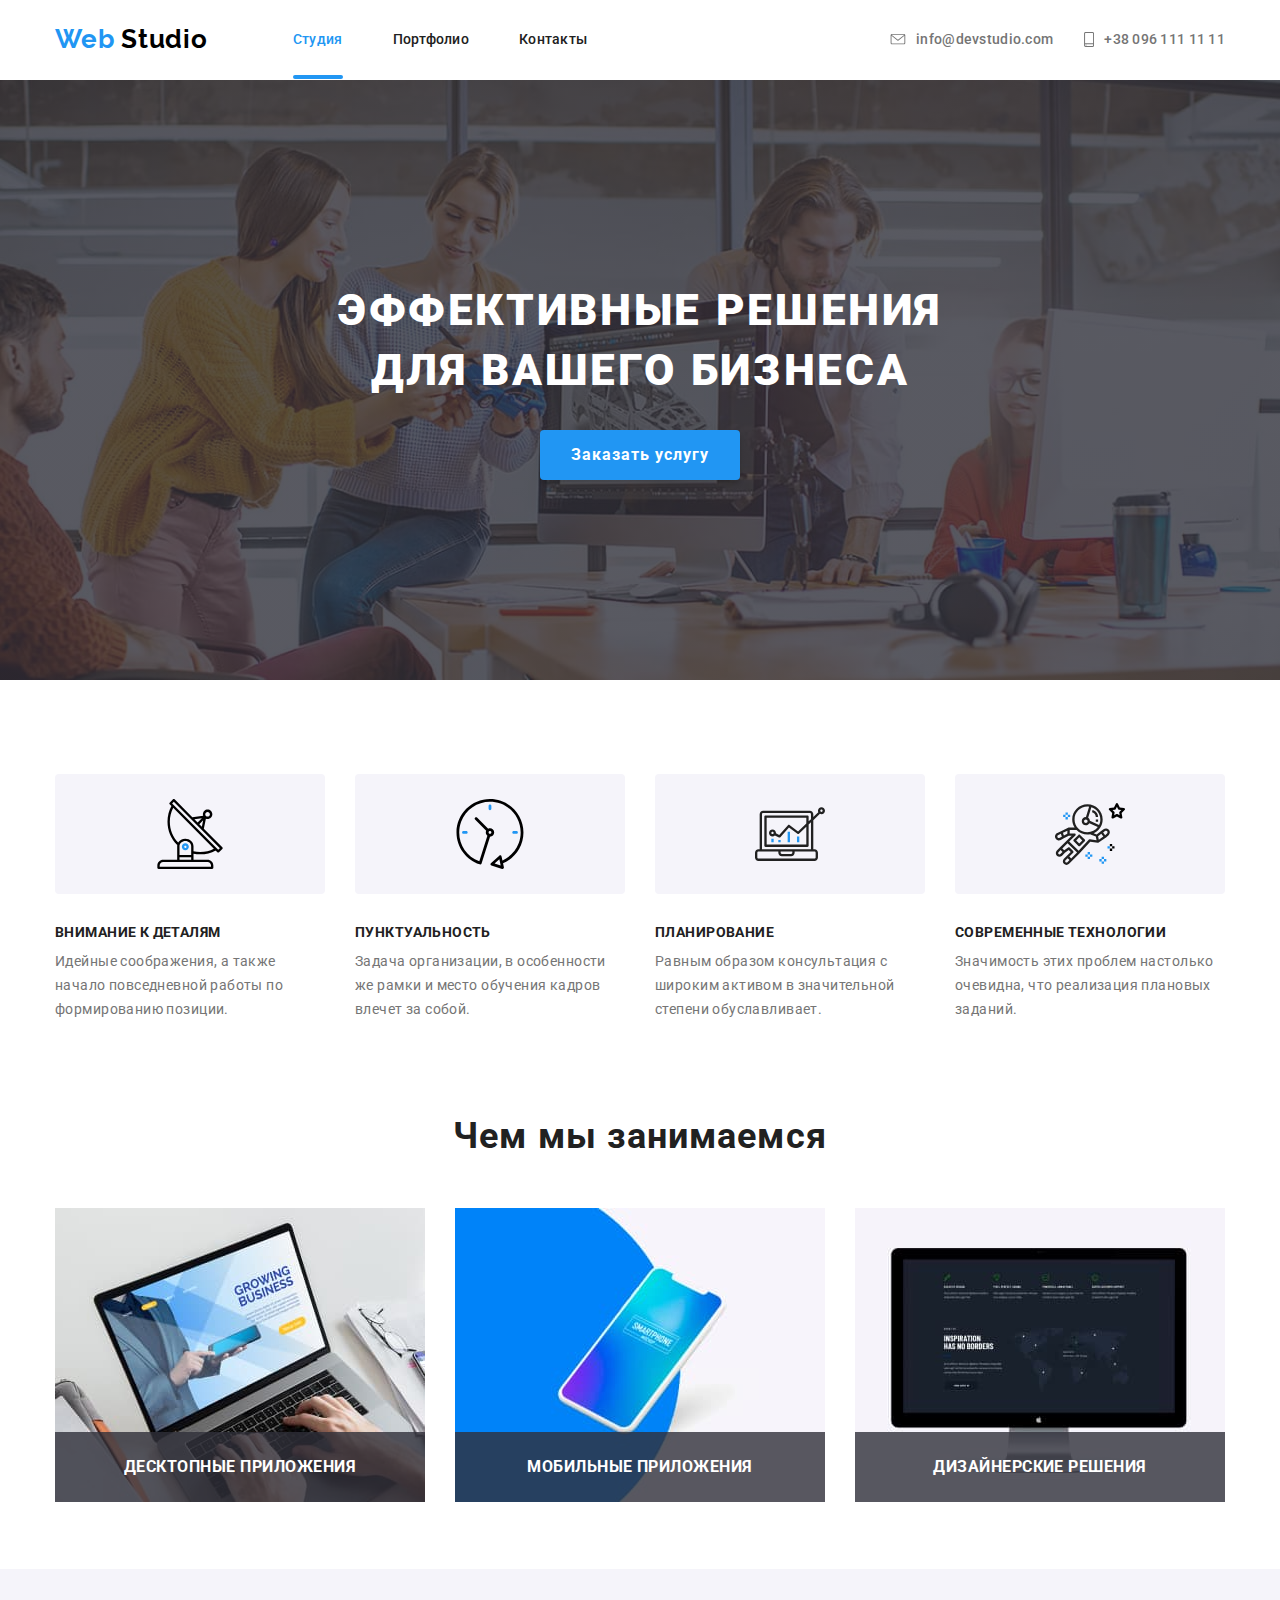
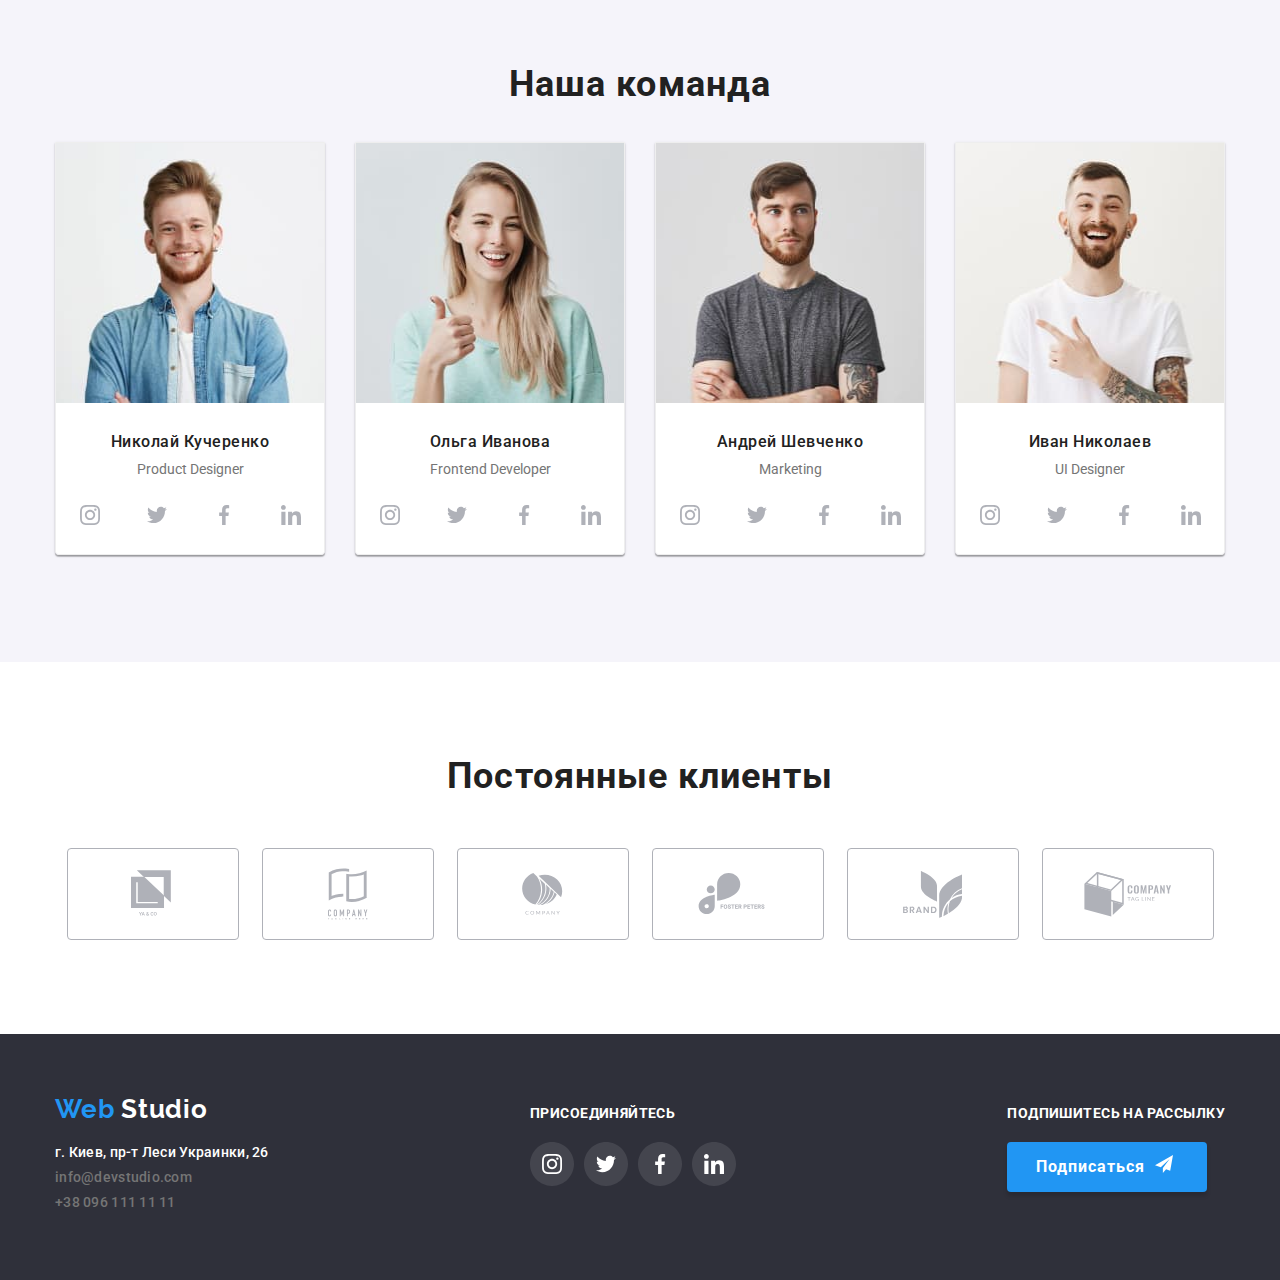
<file: index.html>
<!DOCTYPE html>
<html lang="ru">

<head>
  <meta charset="UTF-8" />
  <meta name="viewport" content="width=device-width, initial-scale=1.0" />
  <title>Web Studio</title>
  <link rel="stylesheet" href="./css/normalize.css" />
  <link rel="stylesheet" href="./css/style.css" />
  <link href="https://fonts.googleapis.com/css2?family=Roboto:wght@400;500;700&display=swap" rel="stylesheet" />
</head>

<body>
  <!--Хедер-->
  <header class="header">
    <div class="container">
      <nav class="navigation">
        <a class="logo-link-header link" href="./index.html">Web<span class="logo-studio-header"> Studio</span></a>

        <ul class="navigation-list list">
          <li class="navigation-list-item">
            <a class="navigation-list-link link current" href="./index.html">Студия</a>
          </li>
          <li class="navigation-list-item">
            <a class="navigation-list-link link" href="./portfolio.html">Портфолио</a>
          </li>
          <li class="navigation-list-item">
            <a class="navigation-list-link link" href="">Контакты</a>
          </li>
        </ul>
      </nav>

      <div class="header-contacts">
        <address class="address">
          <ul class="header-address list">

            <li class="mail-link-block">
              <a class="company-address-header link" href="mailto:info@devstudio.com">
                <svg class="company-address-svg" width="16" height="11">
                  <use class="envelope" href="./images/icons/symbol-defs.svg#envelope"></use>
                </svg>
                info@devstudio.com
              </a>
            </li>

            <li class="phone-link-block">
              <a class="company-address-header link" href="tel:+380961111111">
                <svg class="company-address-svg" width="10" height="15">
                  <use class="smartphone" href="./images/icons/symbol-defs.svg#smartphone"></use>
                </svg>
                +38 096 111 11 11
              </a>
            </li>

          </ul>
        </address>
      </div>
    </div>
  </header>

  <main>
    <!--Герой-->
    <section class="hero">
      <div class="container">
        <h1 class="hero-title">
          Эффективные решения<br>для вашего бизнеса
        </h1>
        <div class="hero-button">
          <button class="button">Заказать услугу</button>
        </div>
      </div>
    </section>

    <!--Преимущества-->
    <section class="advantages">
      <div class="container">
        <h2 hidden>Наши преимущества</h2>
        <ul class="advantages-list list">
          <li class="advantages-list-item list">
            <div class="advantages-icon-div">
              <svg class="advantage-link-icon">
                <use href="./images/icons/symbol-defs.svg#advantage-1"></use>
              </svg>
            </div>
            <h3 class="advantage-name">Внимание к деталям</h3>
            <p class="advantage-description">
              Идейные соображения, а также начало повседневной работы по
              формированию позиции.
            </p>
          </li>


          <li class="advantages-list-item list">
            <div class="advantages-icon-div">
              <svg class="advantage-link-icon">
                <use href="./images/icons/symbol-defs.svg#advantage-2"></use>
              </svg>
            </div>
            <h3 class="advantage-name">Пунктуальность</h3>
            <p class="advantage-description">
              Задача организации, в особенности же рамки и место обучения
              кадров влечет за собой.
            </p>
          </li>

          <li class="advantages-list-item list">
            <div class="advantages-icon-div">
              <svg class="advantage-link-icon">
                <use href="./images/icons/symbol-defs.svg#advantage-3"></use>
              </svg>
            </div>
            <h3 class="advantage-name">Планирование</h3>
            <p class="advantage-description">
              Равным образом консультация с широким активом в значительной
              степени обуславливает.
            </p>
          </li>

          <li class="advantages-list-item list">
            <div class="advantages-icon-div">
              <svg class="advantage-link-icon">
                <use href="./images/icons/symbol-defs.svg#advantage-4"></use>
              </svg>
            </div>
            <h3 class="advantage-name">Современные технологии</h3>
            <p class="advantage-description">
              Значимость этих проблем настолько очевидна, что реализация
              плановых заданий.
            </p>
          </li>
        </ul>
      </div>
    </section>

    <!--Чем мы занимаемся-->
    <section class="activities">
      <div class="container">
        <h2 class="section-title">Чем мы занимаемся</h2>
        <ul class="activities-list list">

          <li class="activities-list-item">
            <h3 class="activities-list-item-name">Десктопные приложения</h3>
            <img src="./images/activity-1.jpg" alt="Ноутбук" width="370" height="294" />
          </li>

          <li class="activities-list-item">
            <h3 class="activities-list-item-name">Мобильные приложения</h3>
            <img src="./images/activity-2.jpg" alt="Смартфон" width="370" height="294" />
          </li>

          <li class="activities-list-item">
            <h3 class="activities-list-item-name">Дизайнерские решения</h3>
            <img src="./images/activity-3.jpg" alt="Стационарный компьютер" width="370" height="294" />
          </li>

        </ul>
      </div>
    </section>

    <!--Наша команда-->
    <section class="team">
      <div class="container">
        <h2 class="section-title">Наша команда</h2>
        <ul class="team-members-list list">
          <li class="team-member">
            <div class="team-card-image">
              <img class="team-member-image" src="./images/team-member-1.jpg" alt="фото члена команды" width="270"
                height="260" />
            </div>
            <div class="team-card-content">
              <h3 class="team-member-name">Николай Кучеренко</h3>
              <p class="team-member-position">Product Designer</p>
              <ul class="team-member-social-links list">

                <li class="team-member-social-links-item">
                  <a class="team-member-link" href="" aria-label="Ссылка на профиль Инстаграм">
                    <svg class="team-member-link-icon">
                      <use href="./images/icons/symbol-defs.svg#instagram"></use>
                    </svg>
                  </a>
                </li>
                <li class="team-member-social-links-item">
                  <a class="team-member-link" href="" aria-label="Ссылка на профиль Твиттер">
                    <svg class="team-member-link-icon">
                      <use href="./images/icons/symbol-defs.svg#twitter"></use>
                    </svg>
                  </a>
                </li>
                <li class="team-member-social-links-item">
                  <a class="team-member-link" href="" aria-label="Ссылка на профиль Фейсбук">
                    <svg class="team-member-link-icon">
                      <use href="./images/icons/symbol-defs.svg#facebook"></use>
                    </svg>
                  </a>
                </li>
                <li class="team-member-social-links-item">
                  <a class="team-member-link" href="" aria-label="Ссылка на профиль Линкедин">
                    <svg class="team-member-link-icon">
                      <use href="./images/icons/symbol-defs.svg#linkedin"></use>
                    </svg>
                  </a>
                </li>

              </ul>
            </div>
          </li>

          <li class="team-member">
            <div class="team-card-image">
              <img class="team-member-image" src="./images/team-member-2.jpg" alt="фото члена команды" width="270"
                height="260" />
            </div>
            <div class="team-card-content">
              <h3 class="team-member-name">Ольга Иванова</h3>
              <p class="team-member-position">Frontend Developer</p>
              <ul class="team-member-social-links list">

                <li class="team-member-social-links-item">
                  <a class="team-member-link" href="" aria-label="Ссылка на профиль Инстаграм">
                    <svg class="team-member-link-icon">
                      <use href="./images/icons/symbol-defs.svg#instagram"></use>
                    </svg>
                  </a>
                </li>
                <li class="team-member-social-links-item">
                  <a class="team-member-link" href="" aria-label="Ссылка на профиль Твиттер">
                    <svg class="team-member-link-icon">
                      <use href="./images/icons/symbol-defs.svg#twitter"></use>
                    </svg>
                  </a>
                </li>
                <li class="team-member-social-links-item">
                  <a class="team-member-link" href="" aria-label="Ссылка на профиль Фейсбук">
                    <svg class="team-member-link-icon">
                      <use href="./images/icons/symbol-defs.svg#facebook"></use>
                    </svg>
                  </a>
                </li>
                <li class="team-member-social-links-item">
                  <a class="team-member-link" href="" aria-label="Ссылка на профиль Линкедин">
                    <svg class="team-member-link-icon">
                      <use href="./images/icons/symbol-defs.svg#linkedin"></use>
                    </svg>
                  </a>
                </li>

              </ul>
            </div>
          </li>

          <li class="team-member">
            <div class="team-card-image">
              <img class="team-member-image" src="./images/team-member-3.jpg" alt="фото члена команды" width="270"
                height="260" />
            </div>
            <div class="team-card-content">
              <h3 class="team-member-name">Андрей Шевченко</h3>
              <p class="team-member-position">Marketing</p>
              <ul class="team-member-social-links list">

                <li class="team-member-social-links-item">
                  <a class="team-member-link" href="" aria-label="Ссылка на профиль Инстаграм">
                    <svg class="team-member-link-icon">
                      <use href="./images/icons/symbol-defs.svg#instagram"></use>
                    </svg>
                  </a>
                </li>
                <li class="team-member-social-links-item">
                  <a class="team-member-link" href="" aria-label="Ссылка на профиль Твиттер">
                    <svg class="team-member-link-icon">
                      <use href="./images/icons/symbol-defs.svg#twitter"></use>
                    </svg>
                  </a>
                </li>
                <li class="team-member-social-links-item">
                  <a class="team-member-link" href="" aria-label="Ссылка на профиль Фейсбук">
                    <svg class="team-member-link-icon">
                      <use href="./images/icons/symbol-defs.svg#facebook"></use>
                    </svg>
                  </a>
                </li>
                <li class="team-member-social-links-item">
                  <a class="team-member-link" href="" aria-label="Ссылка на профиль Линкедин">
                    <svg class="team-member-link-icon">
                      <use href="./images/icons/symbol-defs.svg#linkedin"></use>
                    </svg>
                  </a>
                </li>

              </ul>
            </div>
          </li>

          <li class="team-member">
            <div class="team-card-image">
              <img class="team-member-image" src="./images/team-member-4.jpg" alt="фото члена команды" width="270"
                height="260" />
            </div>
            <div class="team-card-content">
              <h3 class="team-member-name">Иван Николаев</h3>
              <p class="team-member-position">UI Designer</p>
              <ul class="team-member-social-links list">

                <li class="team-member-social-links-item">
                  <a class="team-member-link" href="" aria-label="Ссылка на профиль Инстаграм">
                    <svg class="team-member-link-icon">
                      <use href="./images/icons/symbol-defs.svg#instagram"></use>
                    </svg>
                  </a>
                </li>
                <li class="team-member-social-links-item">
                  <a class="team-member-link" href="" aria-label="Ссылка на профиль Твиттер">
                    <svg class="team-member-link-icon">
                      <use href="./images/icons/symbol-defs.svg#twitter"></use>
                    </svg>
                  </a>
                </li>
                <li class="team-member-social-links-item">
                  <a class="team-member-link" href="" aria-label="Ссылка на профиль Фейсбук">
                    <svg class="team-member-link-icon">
                      <use href="./images/icons/symbol-defs.svg#facebook"></use>
                    </svg>
                  </a>
                </li>
                <li class="team-member-social-links-item">
                  <a class="team-member-link" href="" aria-label="Ссылка на профиль Линкедин">
                    <svg class="team-member-link-icon">
                      <use href="./images/icons/symbol-defs.svg#linkedin"></use>
                    </svg>
                  </a>
                </li>

              </ul>
            </div>
          </li>
        </ul>
      </div>
    </section>

    <!--Постоянные клиенты-->
    <section class="clients">
      <div class="container">
        <h2 class="section-title">Постоянные клиенты</h2>
        <ul class="clients-list list">
          <li class="clients-list-item">
            <a class="client-logo-link" href="" aria-label="логотип компании-клиента">
              <svg class="client-logo-svg" width="44" height="49">
                <use href="./images/icons/symbol-defs.svg#logo-1"></use>
              </svg>
            </a>
          </li>
          <li class="clients-list-item">
            <a class="client-logo-link" href="" aria-label="логотип компании-клиента">
              <svg class="client-logo-svg" width="40" height="52">
                <use href="./images/icons/symbol-defs.svg#logo-2"></use>
              </svg>
            </a>
          </li>
          <li class="clients-list-item">
            <a class="client-logo-link" href="" aria-label="логотип компании-клиента">
              <svg class="client-logo-svg" width="41" height="42">
                <use href="./images/icons/symbol-defs.svg#logo-3"></use>
              </svg>
            </a>
          </li>
          <li class="clients-list-item">
            <a class="client-logo-link" href="" aria-label="логотип компании-клиента">
              <svg class="client-logo-svg" width="80" height="42">
                <use href="./images/icons/symbol-defs.svg#logo-4"></use>
              </svg>
            </a>
          </li>
          <li class="clients-list-item">
            <a class="client-logo-link" href="" aria-label="логотип компании-клиента">
              <svg class="client-logo-svg" width="59" height="47">
                <use href="./images/icons/symbol-defs.svg#logo-5"></use>
              </svg>
            </a>
          </li>
          <li class="clients-list-item">
            <a class="client-logo-link" href="" aria-label="логотип компании-клиента">
              <svg class="client-logo-svg" width="88" height="45">
                <use href="./images/icons/symbol-defs.svg#logo-6"></use>
              </svg>
            </a>
          </li>
        </ul>
      </div>
    </section>
  </main>

  <footer>
    <!--Контакты-->
    <section class="footer">
      <div class="container">
        <h2 hidden>Контакты</h2>
        <div class="footer-contacts">
          <a class="logo-link-footer link" href="./index.html">Web<span class="logo-studio-footer"> Studio</span></a>
          <address class="address">
            <ul class="list">
              <li>
                <a class="company-address link" href="https://goo.gl/maps/VdEKPKN24WeTXLv36" target="_blank">г. Киев,
                  пр-т Леси Украинки, 26</a>
              </li>
              <li>
                <a class="company-mail-footer link" href="mailto:info@devstudio.com">info@devstudio.com
                </a>
              </li>
              <li>
                <a class="company-phone-footer link" href="tel:+380961111111">+38 096 111 11 11
                </a>
              </li>
            </ul>
          </address>
        </div>

        <div class="footer-join">
          <b class="join">Присоединяйтесь</b>
          <ul class="join-links-list list">
            <li class="join-links-item">
              <a class="join-logo-link link" href="">
                <svg class="join-logo-link-svg">
                  <use href="./images/icons/symbol-defs.svg#instagram-footer"></use>
                </svg>
              </a>
            </li>
            <li class="join-links-item">
              <a class="join-logo-link link" href="">
                <svg class="join-logo-link-svg">
                  <use href="./images/icons/symbol-defs.svg#twitter-footer"></use>
                </svg>
              </a>
            </li>
            <li class="join-links-item">
              <a class="join-logo-link link" href="">
                <svg class="join-logo-link-svg">
                  <use href="./images/icons/symbol-defs.svg#facebook-footer"></use>
                </svg>
              </a>
            </li>
            <li class="join-links-item">
              <a class="join-logo-link link" href="">
                <svg class="join-logo-link-svg">
                  <use href="./images/icons/symbol-defs.svg#linkedin-footer"></use>
                </svg>
              </a>
            </li>
          </ul>
        </div>

        <div class="footer-subscribe">
          <b class="subscribe">Подпишитесь на рассылку</b>
          <button class="subscribe-button">
            Подписаться
            <svg class="subscribe-button-icon" width="24" height="24">
              <use href="./images/icons/symbol-defs.svg#send"></use>
            </svg>
          </button>
        </div>
      </div>
    </section>
  </footer>
</body>

</html>
</file>
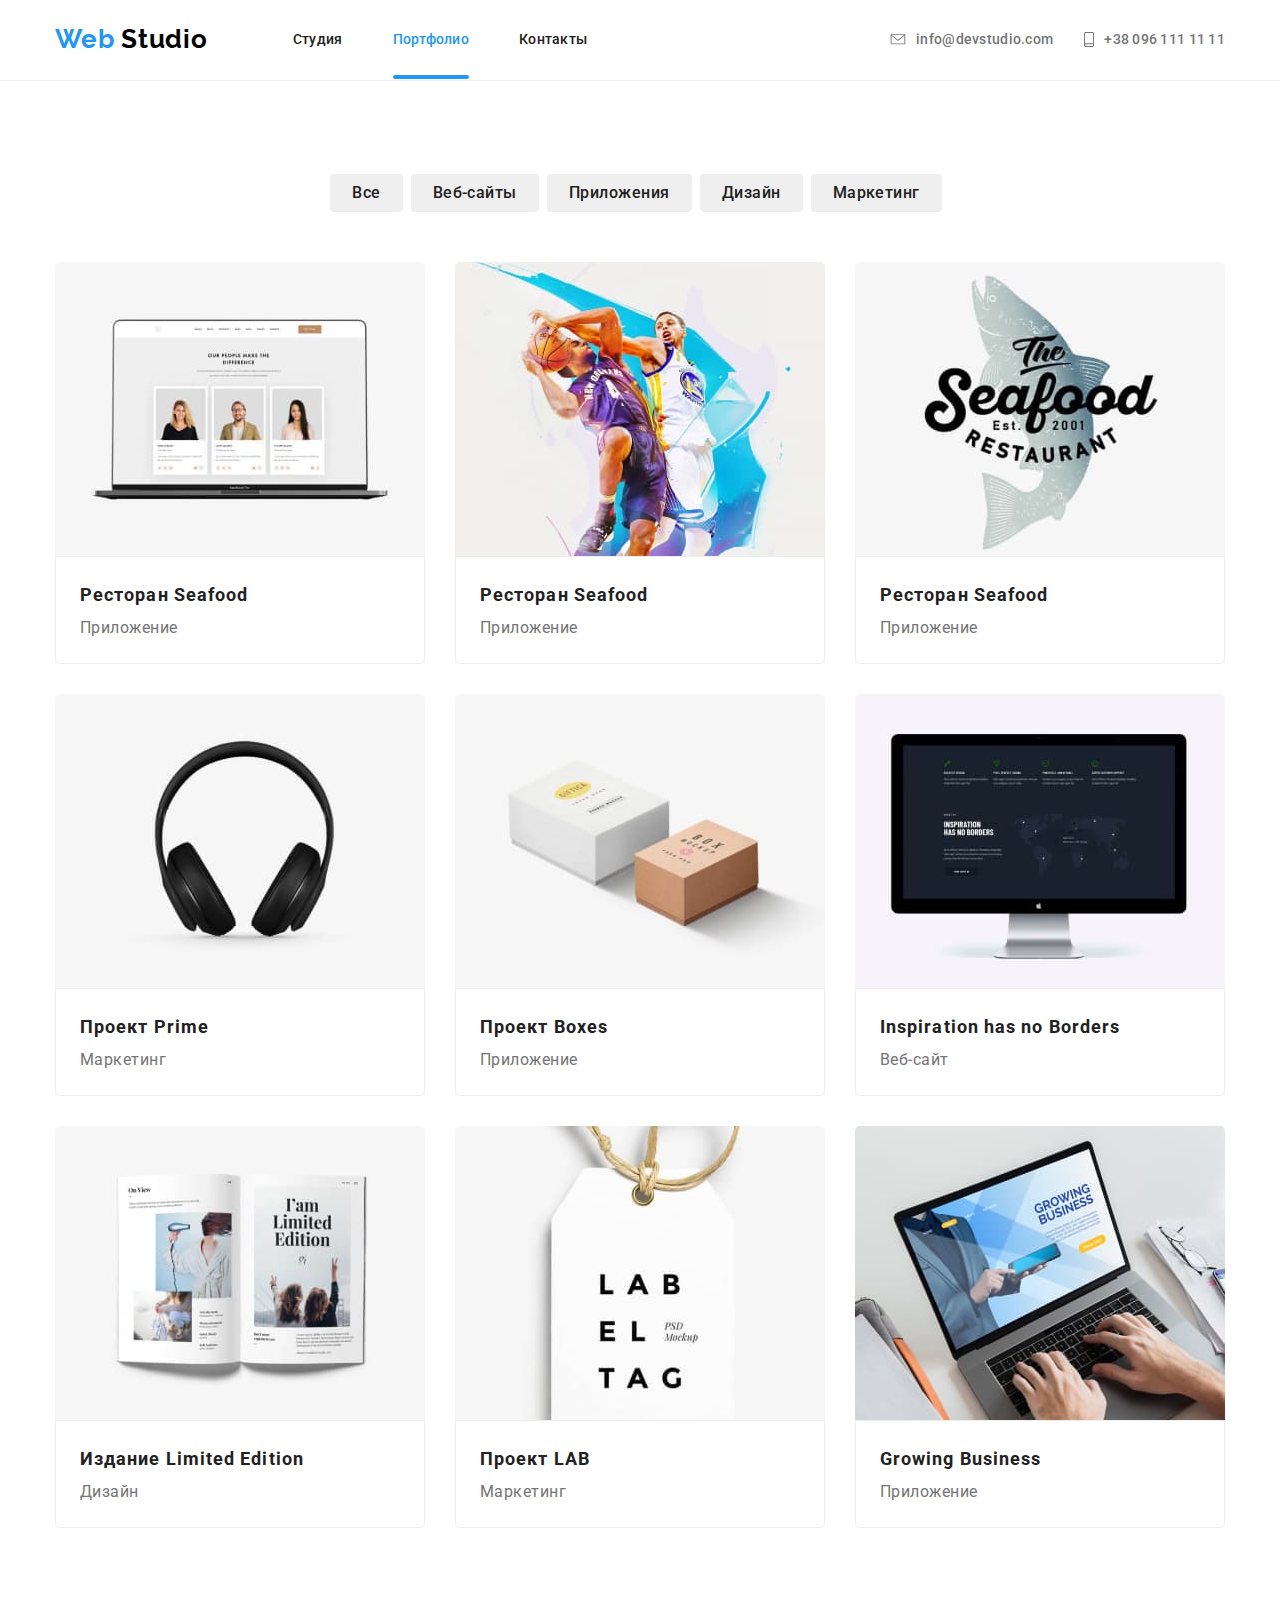
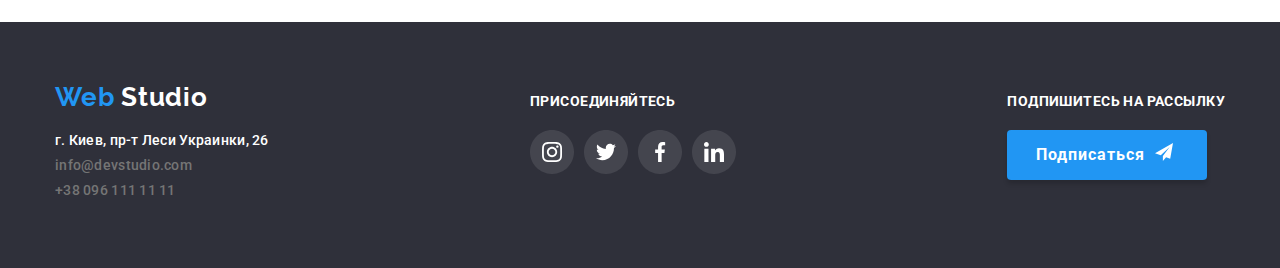
<file: portfolio.html>
<!DOCTYPE html>
<html lang="ru">

<head>
    <meta charset="UTF-8">
    <meta name="viewport" content="width=device-width, initial-scale=1.0">
    <title>Web Studio</title>
    <link rel="stylesheet" href="./css/normalize.css">
    <link rel="stylesheet" href="./css/style.css">
    <link href="https://fonts.googleapis.com/css2?family=Roboto:wght@400;500;700&display=swap" rel="stylesheet">

</head>

<body>

    <!--Хедер-->
    <header class="header">
        <div class="container">
            <nav class="navigation">
                <a class="logo-link-header link" href="./index.html">Web<span class="logo-studio-header">
                        Studio</span></a>

                <ul class="navigation-list list">
                    <li class="navigation-list-item">
                        <a class="navigation-list-link link" href="./index.html">Студия</a>
                    </li>
                    <li class="navigation-list-item">
                        <a class="navigation-list-link link current" href="./portfolio.html">Портфолио</a>
                    </li>
                    <li class="navigation-list-item">
                        <a class="navigation-list-link link" href="">Контакты</a>
                    </li>
                </ul>
            </nav>

            <div class="header-contacts">
                <address class="address">
                    <ul class="header-address list">

                        <li class="mail-link-block">
                            <a class="company-address-header link" href="mailto:info@devstudio.com">
                                <svg class="company-address-svg" width="16" height="11">
                                    <use class="envelope" href="./images/icons/symbol-defs.svg#envelope"></use>
                                </svg>
                                info@devstudio.com
                            </a>
                        </li>

                        <li class="phone-link-block">
                            <a class="company-address-header link" href="tel:+380961111111">
                                <svg class="company-address-svg" width="10" height="15">
                                    <use class="smartphone" href="./images/icons/symbol-defs.svg#smartphone"></use>
                                </svg>
                                +38 096 111 11 11
                            </a>
                        </li>

                    </ul>
                </address>
            </div>
        </div>
    </header>

    <main>
        <!--Портфолио-->
        <section class="portfolio">
            <div class="container">
                <h1 hidden>Портфолио</h1>
                <ul class="portfolio-button-list list">
                    <li>
                        <button class="portfolio-button-list-item" type="button">Все</button>
                    </li>
                    <li>
                        <button class="portfolio-button-list-item" type="button">Веб-сайты</button>
                    </li>
                    <li>
                        <button class="portfolio-button-list-item" type="button">Приложения</button>
                    </li>
                    <li>
                        <button class="portfolio-button-list-item" type="button">Дизайн</button>
                    </li>
                    <li>
                        <button class="portfolio-button-list-item" type="button">Маркетинг</button>
                    </li>
                </ul>

                <ul class="portfolio-example-list list">

                    <li class="portfolio-example-list-item">
                        <a class="portfolio-card-link link" href="">
                            <div class="portfolio-card">
                                <img src="./images/portfolio-1.jpg" alt="ноутбук" width="370" height="294">
                                <div class="overlay">
                                    <p class="overlay-text">Технокряк это современная площадка распространения
                                        коронавируса.
                                        Компании используют эту платформу для цифрового шпионажа и атак на защищённые
                                        сервера конкурентов.</p>
                                </div>
                            </div>
                            <div class="portfolio-card-content">
                                <h3 class="portfolio-example-title">Ресторан Seafood</h3>
                                <p class="portfolio-example-text">Приложение</p>
                            </div>
                        </a>
                    </li>

                    <li class="portfolio-example-list-item">
                        <a class="portfolio-card-link link" href="">
                            <div class="portfolio-card">
                                <img src="./images/portfolio-2.jpg" alt="баскетболисты" width="370" height="294">
                                <div class="overlay">
                                    <p class="overlay-text">Технокряк это современная площадка распространения
                                        коронавируса.
                                        Компании используют эту платформу для цифрового шпионажа и атак на защищённые
                                        сервера конкурентов.</p>
                                </div>
                            </div>
                            <div class="portfolio-card-content">
                                <h3 class="portfolio-example-title">Ресторан Seafood</h3>
                                <p class="portfolio-example-text">Приложение</p>
                            </div>
                        </a>
                    </li>

                    <li class="portfolio-example-list-item">
                        <a class="portfolio-card-link link" href="">
                            <div class="portfolio-card">
                                <img src="./images/portfolio-3.jpg" alt="лого ресторана" width="370" height="294">
                                <div class="overlay">
                                    <p class="overlay-text">Технокряк это современная площадка распространения
                                        коронавируса.
                                        Компании используют эту платформу для цифрового шпионажа и атак на защищённые
                                        сервера конкурентов.</p>
                                </div>
                            </div>
                            <div class="portfolio-card-content">
                                <h3 class="portfolio-example-title">Ресторан Seafood</h3>
                                <p class="portfolio-example-text">Приложение</p>
                            </div>
                        </a>
                    </li>

                    <li class="portfolio-example-list-item">
                        <a class="portfolio-card-link link" href="">
                            <div class="portfolio-card">
                                <img src="./images/portfolio-4.jpg" alt="наушники" width="370" height="294">
                                <div class="overlay">
                                    <p class="overlay-text">Технокряк это современная площадка распространения
                                        коронавируса.
                                        Компании используют эту платформу для цифрового шпионажа и атак на защищённые
                                        сервера конкурентов.</p>
                                </div>
                            </div>
                            <div class="portfolio-card-content">
                                <h3 class="portfolio-example-title">Проект Prime</h3>
                                <p class="portfolio-example-text">Маркетинг</p>
                            </div>
                        </a>
                    </li>

                    <li class="portfolio-example-list-item">
                        <a class="portfolio-card-link link" href="">
                            <div class="portfolio-card">
                                <img src="./images/portfolio-5.jpg" alt="коробки" width="370" height="294">
                                <div class="overlay">
                                    <p class="overlay-text">Технокряк это современная площадка распространения
                                        коронавируса.
                                        Компании используют эту платформу для цифрового шпионажа и атак на защищённые
                                        сервера конкурентов.</p>
                                </div>
                            </div>
                            <div class="portfolio-card-content">
                                <h3 class="portfolio-example-title">Проект Boxes</h3>
                                <p class="portfolio-example-text">Приложение</p>
                            </div>
                        </a>
                    </li>

                    <li class="portfolio-example-list-item">
                        <a class="portfolio-card-link link" href="">
                            <div class="portfolio-card">
                                <img src="./images/portfolio-6.jpg" alt="ПК" width="370" height="294">
                                <div class="overlay">
                                    <p class="overlay-text">Технокряк это современная площадка распространения
                                        коронавируса.
                                        Компании используют эту платформу для цифрового шпионажа и атак на защищённые
                                        сервера конкурентов.</p>
                                </div>
                            </div>
                            <div class="portfolio-card-content">
                                <h3 class="portfolio-example-title">Inspiration has no Borders</h3>
                                <p class="portfolio-example-text">Веб-сайт</p>
                            </div>
                        </a>
                    </li>

                    <li class="portfolio-example-list-item">
                        <a class="portfolio-card-link link" href="">
                            <div class="portfolio-card">
                                <img src="./images/portfolio-7.jpg" alt="журнал" width="370" height="294">
                                <div class="overlay">
                                    <p class="overlay-text">Технокряк это современная площадка распространения
                                        коронавируса.
                                        Компании используют эту платформу для цифрового шпионажа и атак на защищённые
                                        сервера конкурентов.</p>
                                </div>
                            </div>
                            <div class="portfolio-card-content">
                                <h3 class="portfolio-example-title">Издание Limited Edition</h3>
                                <p class="portfolio-example-text">Дизайн</p>
                            </div>
                        </a>
                    </li>

                    <li class="portfolio-example-list-item">
                        <a class="portfolio-card-link link" href="">
                            <div class="portfolio-card">
                                <img src="./images/portfolio-8.jpg" alt="лого проекта" width="370" height="294">
                                <div class="overlay">
                                    <p class="overlay-text">Технокряк это современная площадка распространения
                                        коронавируса.
                                        Компании используют эту платформу для цифрового шпионажа и атак на защищённые
                                        сервера конкурентов.</p>
                                </div>
                            </div>
                            <div class="portfolio-card-content">
                                <h3 class="portfolio-example-title">Проект LAB</h3>
                                <p class="portfolio-example-text">Маркетинг</p>
                            </div>
                        </a>
                    </li>

                    <li class="portfolio-example-list-item">
                        <a class="portfolio-card-link link" href="">
                            <div class="portfolio-card">
                                <img src="./images/portfolio-9.jpg" alt="ноутбук" width="370" height="294">
                                <div class="overlay">
                                    <p class="overlay-text">Технокряк это современная площадка распространения
                                        коронавируса.
                                        Компании используют эту платформу для цифрового шпионажа и атак на защищённые
                                        сервера конкурентов.</p>
                                </div>
                            </div>
                            <div class="portfolio-card-content">
                                <h3 class="portfolio-example-title">Growing Business</h3>
                                <p class="portfolio-example-text">Приложение</p>
                            </div>
                        </a>
                    </li>

                </ul>
            </div>

        </section>
    </main>

    <footer>
        <!--Контакты-->
        <section class="footer">
            <div class="container">
                <h2 hidden>Контакты</h2>
                <div class="footer-contacts">
                    <a class="logo-link-footer link" href="./index.html">Web<span class="logo-studio-footer">
                            Studio</span></a>
                    <address class="address">
                        <ul class="list">
                            <li>
                                <a class="company-address link" href="https://goo.gl/maps/VdEKPKN24WeTXLv36"
                                    target="_blank">г.
                                    Киев,
                                    пр-т Леси Украинки, 26</a>
                            </li>
                            <li>
                                <a class="company-mail-footer link" href="mailto:info@devstudio.com">info@devstudio.com
                                </a>
                            </li>
                            <li>
                                <a class="company-phone-footer link" href="tel:+380961111111">+38 096 111 11 11
                                </a>
                            </li>
                        </ul>
                    </address>
                </div>

                <div class="footer-join">
                    <b class="join">Присоединяйтесь</b>
                    <ul class="join-links-list list">
                        <li class="join-links-item">
                            <a class="join-logo-link" href="">
                                <svg class="join-logo-link-svg">
                                    <use href="./images/icons/symbol-defs.svg#instagram-footer"></use>
                                </svg>
                            </a>
                        </li>
                        <li class="join-links-item">
                            <a class="join-logo-link" href="">
                                <svg class="join-logo-link-svg">
                                    <use href="./images/icons/symbol-defs.svg#twitter-footer"></use>
                                </svg>
                            </a>
                        </li>
                        <li class="join-links-item">
                            <a class="join-logo-link" href="">
                                <svg class="join-logo-link-svg">
                                    <use href="./images/icons/symbol-defs.svg#facebook-footer"></use>
                                </svg>
                            </a>
                        </li>
                        <li class="join-links-item">
                            <a class="join-logo-link" href="">
                                <svg class="join-logo-link-svg">
                                    <use href="./images/icons/symbol-defs.svg#linkedin-footer"></use>
                                </svg>
                            </a>
                        </li>
                    </ul>
                </div>

                <div class="footer-subscribe">
                    <b class="subscribe">Подпишитесь на рассылку</b>
                    <button class="subscribe-button">
                        Подписаться
                        <svg class="subscribe-button-icon" width="24" height="24">
                            <use href="./images/icons/symbol-defs.svg#send"></use>
                        </svg>
                    </button>
                </div>
            </div>
        </section>
    </footer>
</body>
</file>
<file: css/style.css>
/*
цвет текста
color: #000000; черный для лого
color: #212121; почти черный
color: #FFFFFF; белый
color: #2196F3; голубой
color: #757575; серый

цвет фона
background: #FFFFFF; белый
background: #F5F4FA; серый
background: #2F303A; темный
*/
@font-face {
  font-family: "Raleway";
  font-style: normal;
  font-weight: 700;
  src: local("Raleway Bold"), local("Raleway-Bold"),
    url("../fonts/raleway-v16-latin-700.woff2") format("woff2"),
    /* Chrome 26+, Opera 23+, Firefox 39+ */
      url("../fonts/raleway-v16-latin-700.woff") format("woff"); /* Chrome 6+, Firefox 3.6+, IE 9+, Safari 5.1+ */
}
:root {
  --main-font: "Roboto", sans-serif;
  --secondary-font: "Raleway", sans-serif;
  --section-title-color: #212121;
  --accent-color: #2196f3;
  --accent-text: #ffffff;
  --logo-studio-header: #000000;
  --description-text-color: #757575;
  --title-text-color: #212121;
  --background-dark-color: #2f303a;
  --background-grey-color: #f5f4fa;
}
body {
  background-color: #ffffff;
  font-family: var(--main-font);
  font-size: 14px;
}
.link {
  text-decoration: none;
}
.list {
  list-style: none;
  padding-left: 0;
  padding-right: 0;
}
.section-title {
  /*универсальный заголовок секции*/
  font-weight: 700;
  font-size: 36px;
  line-height: 1.16;
  text-align: center;
  letter-spacing: 0.03em;
  color: var(--section-title-color);
}
.container {
  width: 1170px;
  padding-left: 15px;
  padding-right: 15px;
  margin-left: auto;
  margin-right: auto;
}
ul,
li,
h1,
h2,
h3,
h4,
h5,
h6,
p {
  margin-top: 0;
  margin-bottom: 0;
}
img {
  display: block;
  max-width: 100%;
}

/*Хедер*/
.logo-link-header {
  font-family: var(--secondary-font);
  font-weight: 700;
  font-size: 26px;
  line-height: 1.19;
  letter-spacing: 0.03em;
  color: var(--accent-color);

  padding-top: 24px;
  padding-bottom: 25px;
  margin-right: 85px;
}
.logo-studio-header {
  color: var(--logo-studio-header);
}
.header-address {
  display: flex;
}
.company-address-header {
  font-weight: 500;
  font-size: 14px;
  font-style: normal;
  line-height: 1.14;
  letter-spacing: 0.02em;
  color: var(--description-text-color);

  display: flex;
  align-items: center;
}
.company-address-svg {
  fill: currentColor;
  /*внимательно*/
  margin-right: 10px;
}
.company-address-header:hover,
.company-address-header:focus {
  color: var(--accent-color);
  transition: 250ms cubic-bezier(0.4, 0, 0.2, 1);
}
.mail-link-block {
  margin-right: 31px;
}
.navigation-list-link {
  position: relative;

  font-weight: 500;
  font-size: 14px;
  font-style: normal;
  line-height: 1.14;
  letter-spacing: 0.02em;
  color: var(--section-title-color);

  transition: 250ms cubic-bezier(0.4, 0, 0.2, 1);

  padding-top: 32px;
  padding-bottom: 32px;
}
.navigation-list-link:hover,
.navigation-list-link:focus {
  color: var(--accent-color);
}
.header .container {
  display: flex;
  align-items: center;
  justify-content: space-between;
}
.navigation-list {
  display: flex;
}
.navigation-list-item:not(:last-child) {
  margin-right: 50px;
}
.current::after {
  position: absolute;

  content: "";
  width: 100%;
  height: 4px;
  background-color: #2196F3;
  border-radius: 2px;
  bottom: 0;

  display: block;
}
.navigation-list-link.current {
  color:#2196F3;
}
.navigation {
  display: flex;
  align-items: center;
}

/*Герой*/
.hero {
  /* outline: 1px solid #666; */

  background-image: linear-gradient(
      to bottom,
      rgba(47, 48, 58, 0.8),
      rgba(47, 48, 58, 0.8)
    ),
    url(../images/header-background.jpg);
  background-repeat: no-repeat;
  background-position: center;
  background-size: cover;
  /* max-width: 1600px; */
  padding-top: 200px;
  padding-bottom: 200px;

  text-align: center;
}
.hero-title {
  font-weight: 900;
  font-size: 44px;
  line-height: 60px;
  text-align: center;
  letter-spacing: 0.06em;
  text-transform: uppercase;
  color: var(--accent-text);

  margin-bottom: 30px;
}
.button {
  font-weight: 700;
  font-size: 16px;
  line-height: 1.87;
  letter-spacing: 0.06em;
  color: #ffffff;
  background-color: var(--accent-color);
  width: 200px;
  height: 50px;
  outline: none;
  border: unset;
  cursor: pointer;

  box-shadow: 0px 4px 4px rgba(0, 0, 0, 0.15);
  border-radius: 4px;
}

/*Преимущества*/
.advantages {
  /* outline: 1px solid #666; */

  padding-top: 94px;
  padding-bottom: 94px;
}
.advantage-name {
  font-weight: 700;
  font-size: 14px;
  line-height: 16px;
  letter-spacing: 0.03em;
  text-transform: uppercase;
  color: #212121;
}
.advantage-description {
  font-weight: 400;
  font-size: 14px;
  line-height: 1.71;
  letter-spacing: 0.03em;
  color: var(--description-text-color);
}
.advantage-link-icon {
  width: 70px;
  height: 70px;
}
  .advantages-icon-div {
  width: 270px;
  height: 120px;
  background: #F5F4FA;
  border-radius: 4px;

  display: flex;
  justify-content: center;
  align-items: center;
}
.advantages-list {
  display: flex;
  justify-content: center;
}
.advantages-list-item:not(:last-child) {
  margin-right: 30px;
}
.advantage-name {
  margin-top: 30px;
  margin-bottom: 10px;
}
.link-icon {
  fill: #2f303a;
}

/*Чем мы занимаемся*/
.activities {
  /* outline: 1px solid #666; */

  padding-top: 0;
  padding-bottom: 67px;
}
.activities-list {
  display: flex;
  justify-content: center;
}
.activities-list-item {
  position: relative;
}
.activities-list-item-name {
  position: absolute;
  bottom: 0;

  font-weight: 700;
  font-size: 1.14;
  line-height: 16px;
  text-align: center;
  letter-spacing: 0.03em;
  text-transform: uppercase;
  color: var(--accent-text); 

  background: rgba(47, 48, 58, 0.8);
  width: 370px;
  height: 70px;

  display: flex;
  justify-content: center;
  align-items: center;
}
.activities .section-title {
  margin-bottom: 50px;
}
.activities-list-item:not(:last-child) {
  margin-right: 30px;
}

/*Наша команда*/
.team {
  background-color: var(--background-grey-color);

  padding-top: 94px;
  padding-bottom: 107px;
}
.team .section-title {
  font-weight: 700;
  font-size: 36px;
  line-height: 42px;
  text-align: center;
  letter-spacing: 0.03em;
  color: var(--title-text-color);

  margin-bottom: 37px;
}
.team-member {
  border: 1px solid #eeeeee;
  border-bottom-right-radius: 4px;
  border-bottom-left-radius: 4px;
  overflow: hidden;
  box-shadow: 0px 2px 1px rgba(0, 0, 0, 0.2), 0px 1px 1px rgba(0, 0, 0, 0.14),
    0px 1px 3px rgba(0, 0, 0, 0.12);
}
.team-card-content {
  background-color: #ffffff;
}
.team-member-name {
  font-weight: 500;
  font-size: 16px;
  line-height: 1.18;
  letter-spacing: 0.03em;
  color: var(--title-text-color);

  display: flex;
  justify-content: center;
}
.team-member-position {
  font-weight: 400;
  color: var(--description-text-color);
  margin-bottom: 16px;

  display: flex;
  justify-content: center;
}
.team-member-social-links {
  display: flex;
  justify-content: space-around;
  padding-bottom: 17px;
}
.team-member-social-links-item {
  width: 44px;
  height: 44px;
  display: flex;
  justify-content: center;
  align-items: center;
}
.team-member-link {
  width: 44px;
  height: 44px;  
  border-radius: 50%;
  fill: #AFB1B8;

  display: flex;
  align-items: center;
  justify-content: center;

  transition: 250ms cubic-bezier(0.4, 0, 0.2, 1);
}
.team-member-link:hover,
.team-member-link:focus {
  background-color: var(--accent-color);
}
.team-member-link-icon {
  width: 20px;
  height: 20px;
  transition: 250ms cubic-bezier(0.4, 0, 0.2, 1);
}
.team-member-link:hover .team-member-link-icon,
.team-member-link:focus .team-member-link-icon{
  fill: var(--accent-text);
}
.team-members-list {
  display: flex;
  justify-content: center;
}
.team-member:not(:last-child) {
  margin-right: 30px;
}
.team-member-name {
  padding-top: 30px;
  margin-bottom: 10px;
}

/*Постоянные клиенты*/
.clients {
  padding-top: 94px;
  padding-bottom: 94px;
}
.clients-list {
  display: flex;
  justify-content: space-around;
}
.clients .section-title {
  margin-bottom: 50px;
}
.client-logo-svg {
  fill: #AFB1B8;

  transition: 250ms cubic-bezier(0.4, 0, 0.2, 1);
}
.client-logo-link {
  width: 170px;
  height: 90px;
  border: 1px solid #AFB1B8;
  border-radius: 4px;

  display: flex;
  justify-content: center;
  align-items: center;

  transition: 250ms cubic-bezier(0.4, 0, 0.2, 1);
}
.client-logo-link:hover,
.client-logo-link:focus {
  border-color: var(--accent-color);
}
.client-logo-link:hover .client-logo-svg,
.client-logo-link:focus .client-logo-svg{
  fill: var(--accent-color);
}

/*Контакты*/
.footer {
  padding-top: 60px;
  padding-bottom: 60px;
}
.company-address {
  /*адрес компании в футере*/
  font-weight: 500;
  font-size: 14px;
  font-style: normal;
  line-height: 1.14;
  letter-spacing: 0.02em;
  color: var(--accent-text);

  display: block;
  margin-bottom: 9px;
}
.company-mail-footer,
.company-phone-footer {
  font-weight: 500;
  font-size: 14px;
  font-style: normal;
  line-height: 1.14;
  letter-spacing: 0.02em;
  color: var(--description-text-color);

  display: block;
  margin-bottom: 9px;
}
.join,
.subscribe {
  /*присоединяйтесь, подпишитесь в футере*/
  font-weight: 700;
  font-size: 14px;
  line-height: 1.14;
  letter-spacing: 0.03em;
  text-transform: uppercase;
  color: var(--accent-text);

  display: block;
  margin-bottom: 20px;
}
.logo-link-footer {
  /*логотип в футере*/
  font-family: var(--secondary-font);
  font-weight: 700;
  font-size: 26px;
  line-height: 1.19;
  letter-spacing: 0.03em;
  color: var(--accent-color);

  display: block;
  margin-bottom: 20px;
}
.logo-studio-footer {
  /*белый цвет для слова studio*/
  color: #ffffff;
}
.footer .container {
  display: flex;
  align-items: baseline;
  justify-content: space-between;
}
.join-links-list {
  display: flex;
  justify-content: space-between;
}
.join-logo-link {
  height: 44px;
  width: 44px;

  display: block;
  border-radius: 50%;
  transition: 250ms cubic-bezier(0.4, 0, 0.2, 1);
}
.join-logo-link:hover,
.join-logo-link:focus {
  background-color: var(--accent-color);
}
.join-logo-link:not(last-child) {
  margin-right: 10px;
}
.join-logo-link-svg {
  width: 44px;
  height: 44px;

  fill: #fff;
}
.subscribe-button {
  font-weight: 700;
  font-size: 16px;
  line-height: 1.87;
  letter-spacing: 0.06em;
  color: #ffffff;
  background-color: var(--accent-color);
  width: 200px;
  height: 50px;
  outline: none;
  border: unset;
  cursor: pointer;

  box-shadow: 0px 4px 4px rgba(0, 0, 0, 0.15);
  border-radius: 4px;
  display: flex;
  align-items: center;
  justify-content: center;
}
.subscribe-button-icon {
  fill: #fff;
  margin-left: 10px;
}
.footer {
  background-color: var(--background-dark-color);
}





/*Портфолио*/
.portfolio {
  border-top: 1px solid #eeeeee;
  /* outline: 1px solid #666; */
  padding-top: 93px;
  padding-bottom: 94px;
}
.portfolio-button-list {
  display: flex;
  justify-content: center;

  margin-bottom: 50px;
}
.portfolio-button-list-item {
  font-weight: 500;
  font-size: 16px;
  line-height: 1.62;
  letter-spacing: 0.03em;
  color: var(--title-text-color);
  border: unset;
  padding-left: 22px;
  padding-right: 22px;
  padding-top: 6px;
  padding-bottom: 6px;
  cursor: pointer;
  border-radius: 4px;

  margin-right: 8px;

  transition: 250ms cubic-bezier(0.4, 0, 0.2, 1);
}
.portfolio-button-list-item:hover,
.portfolio-button-list-item:focus {
  color: var(--accent-text);
  background-color: var(--accent-color);
  box-shadow: 0px 2px 2px rgba(0, 0, 0, 0.12),
  0px 1px 2px rgba(0, 0, 0, 0.08),
  0px 3px 1px rgba(0, 0, 0, 0.1);
  border-radius: 4px;
}
.overlay {
  position: absolute;
  top: 100%;
  bottom: 0;
  opacity: 1;

  width: 100%;
  height: 100%;
  background: rgba(33, 150, 243, 0.9);
  transition: 250ms cubic-bezier(0.4, 0, 0.2, 1);
}
.overlay-text {
  font-weight: 400;
  font-size: 18px;
  line-height: 1.55;
  letter-spacing: 0.03em;
  color: var(--accent-text);

  padding-top: 65px;
  padding-bottom: 65px;
  padding-left: 24px;
  padding-right: 24px;
}
.portfolio-card-link {
    display: block;
}
.portfolio-card-link:hover,
.portfolio-card-link:focus {
  box-shadow: 1px 4px 6px
  rgba(0, 0, 0, 0.16), 0px 4px 4px
  rgba(0, 0, 0, 0.06), 0px 1px 1px
  rgba(0, 0, 0, 0.12);
}
.portfolio-card-link:hover .overlay,
.portfolio-card-link:focus .overlay {
  transform: translatey(0);
  top: 0;
}
.portfolio-example-title {
  font-weight: 700;
  font-size: 18px;
  line-height: 2;
  letter-spacing: 0.06em;
  color: var(--title-text-color);
}
.portfolio-example-text {
  font-weight: 400;
  font-size: 16px;
  line-height: 30px;
  letter-spacing: 0.03em;
  color: var(--description-text-color);
}
.portfolio-example-list {
  display: flex;
  flex-wrap: wrap;
  justify-content: center;
}
.portfolio-example-list-item {
  margin-right: 30px;
  margin-bottom: 30px;
}
.portfolio-example-list-item:nth-child(3n) {
  margin-right: 0;
}
.portfolio-example-list-item:nth-child(n + 7) {
  margin-bottom: 0;
}
.portfolio-card {
  position: relative;

  border-top-right-radius: 5px;
  border-top-left-radius: 5px;
  overflow: hidden;
}
.portfolio-card-content {
  padding-top: 20px;
  padding-bottom: 20px;
  padding-left: 24px;
  padding-right: 24px;

  border: 1px solid #eeeeee;
  border-bottom-right-radius: 5px;
  border-bottom-left-radius: 5px;
  overflow: hidden;
}
</file>
